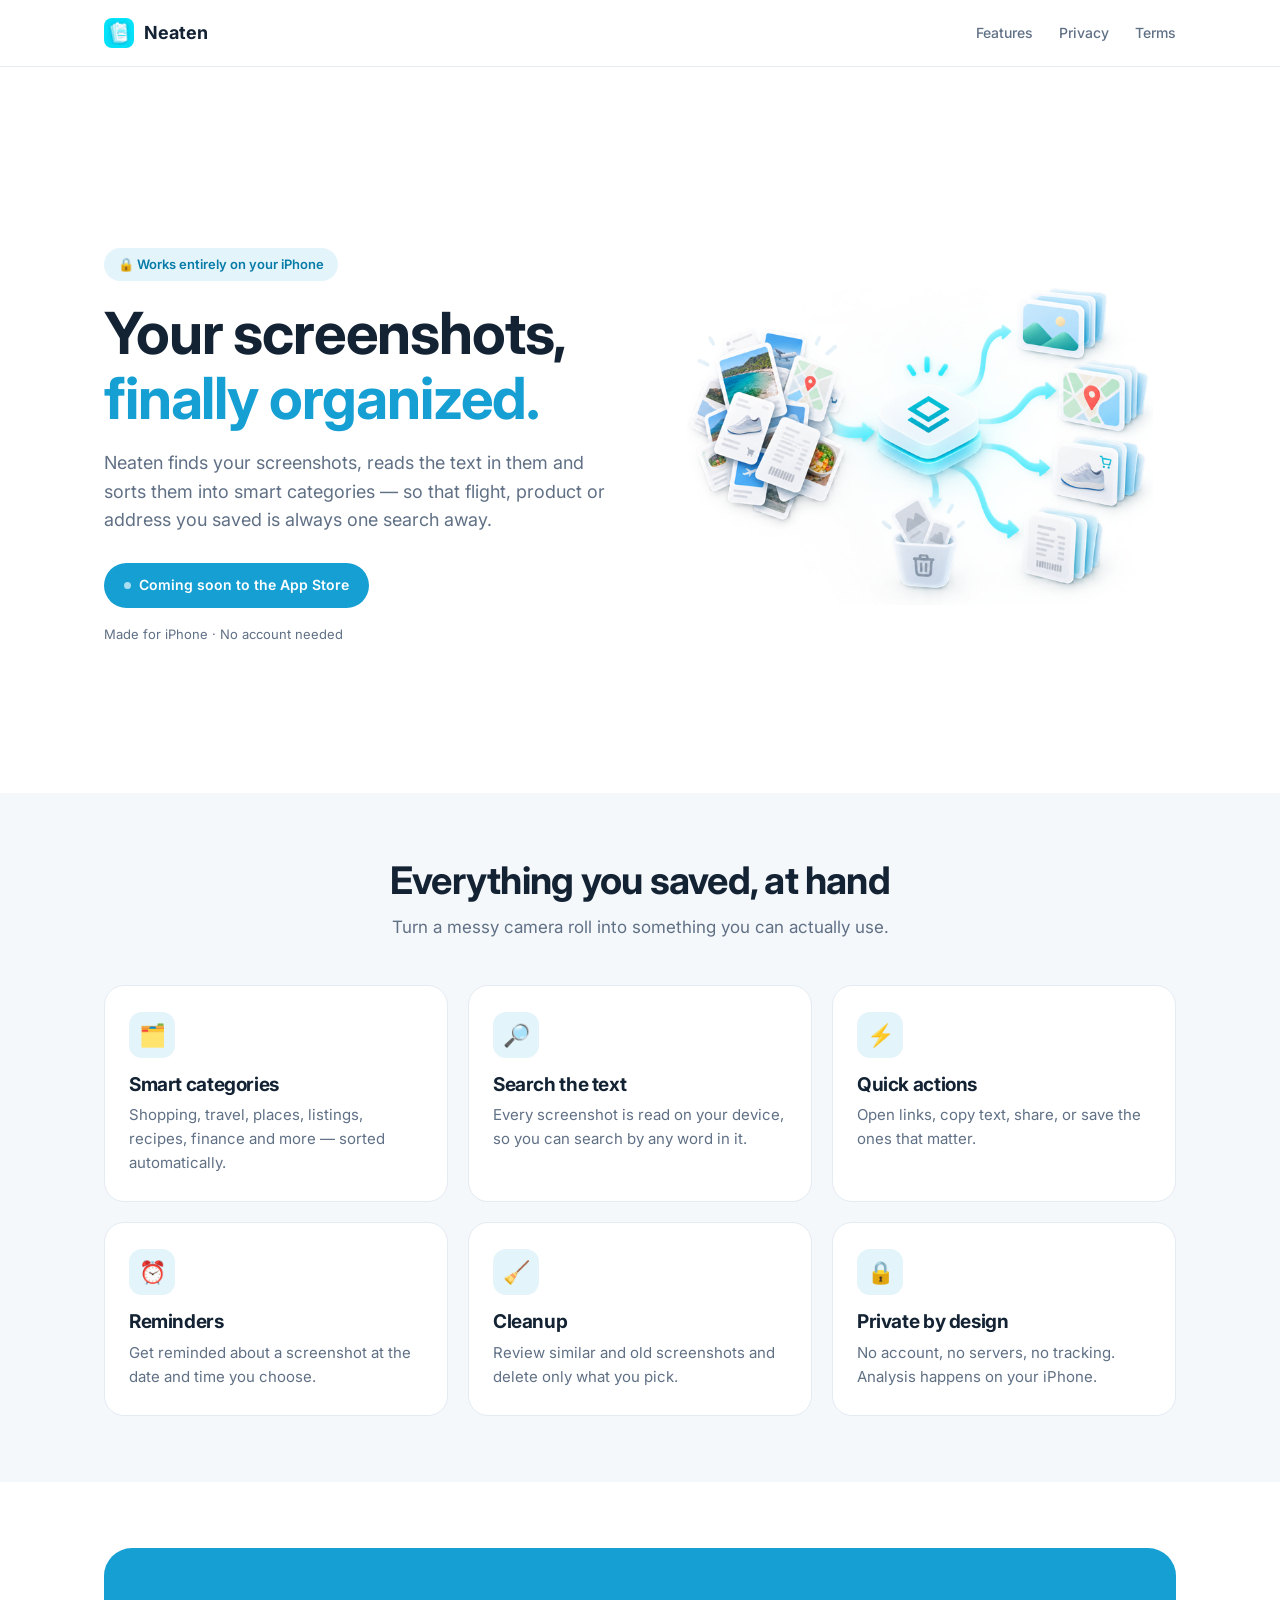
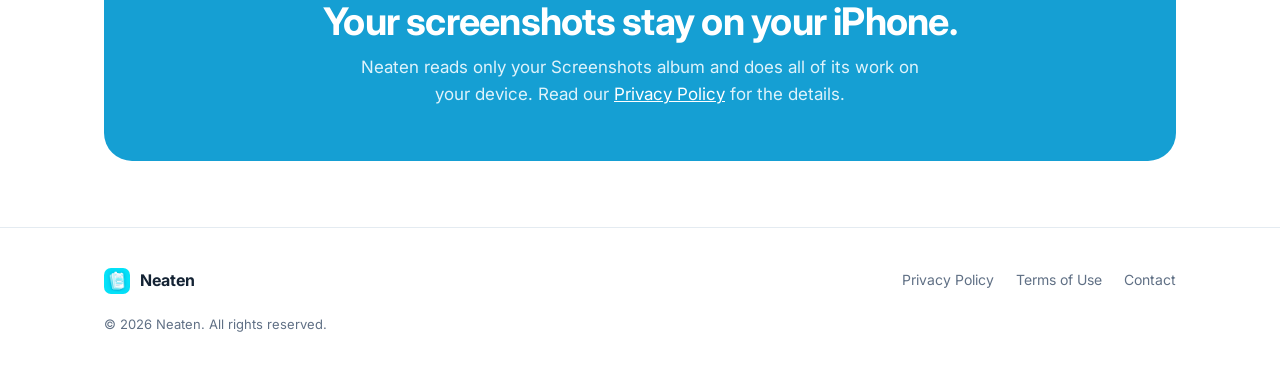
<file: index.html>
<!DOCTYPE html>
<html lang="en">
<head>
  <meta charset="UTF-8" />
  <meta name="viewport" content="width=device-width, initial-scale=1.0" />
  <title>Neaten — Your screenshots, organized</title>
  <meta name="description" content="Neaten finds your screenshots, reads them on your iPhone and sorts them into smart categories so you can find anything in seconds. Nothing leaves your device." />
  <link rel="icon" type="image/png" href="img/favicon.png" />
  <meta property="og:title" content="Neaten — Your screenshots, organized" />
  <meta property="og:description" content="Find, read and organize your screenshots — entirely on your iPhone." />
  <meta property="og:image" content="img/hero.png" />
  <link rel="preconnect" href="https://fonts.googleapis.com" />
  <link rel="preconnect" href="https://fonts.gstatic.com" crossorigin />
  <link href="https://fonts.googleapis.com/css2?family=Inter:wght@400;500;600;700&display=swap" rel="stylesheet" />
  <link rel="stylesheet" href="style.css" />
</head>
<body>
  <nav class="nav">
    <div class="wrap">
      <a class="brand" href="./"><img src="img/icon.png" alt="Neaten" /> Neaten</a>
      <div class="nav-links">
        <a class="hide-sm" href="#features">Features</a>
        <a href="privacy/">Privacy</a>
        <a href="terms/">Terms</a>
      </div>
    </div>
  </nav>

  <header class="hero">
    <div class="wrap">
      <div class="hero-copy">
        <span class="eyebrow">🔒 Works entirely on your iPhone</span>
        <h1>Your screenshots, <span class="accent">finally organized.</span></h1>
        <p class="lead">Neaten finds your screenshots, reads the text in them and sorts them into smart categories — so that flight, product or address you saved is always one search away.</p>
        <div class="hero-actions">
          <!-- Replace with the App Store link when published: https://apps.apple.com/app/id6815363048 -->
          <span class="btn"><span class="dot"></span> Coming soon to the App Store</span>
          <span class="hero-note">Made for iPhone · No account needed</span>
        </div>
      </div>
      <div class="hero-visual">
        <img src="img/hero.png" alt="Screenshots being sorted into categories" />
      </div>
    </div>
  </header>

  <section id="features" class="section-soft">
    <div class="wrap">
      <div class="section-head">
        <h2>Everything you saved, at hand</h2>
        <p>Turn a messy camera roll into something you can actually use.</p>
      </div>
      <div class="features">
        <div class="card"><div class="ico">🗂️</div><h3>Smart categories</h3><p>Shopping, travel, places, listings, recipes, finance and more — sorted automatically.</p></div>
        <div class="card"><div class="ico">🔎</div><h3>Search the text</h3><p>Every screenshot is read on your device, so you can search by any word in it.</p></div>
        <div class="card"><div class="ico">⚡️</div><h3>Quick actions</h3><p>Open links, copy text, share, or save the ones that matter.</p></div>
        <div class="card"><div class="ico">⏰</div><h3>Reminders</h3><p>Get reminded about a screenshot at the date and time you choose.</p></div>
        <div class="card"><div class="ico">🧹</div><h3>Cleanup</h3><p>Review similar and old screenshots and delete only what you pick.</p></div>
        <div class="card"><div class="ico">🔒</div><h3>Private by design</h3><p>No account, no servers, no tracking. Analysis happens on your iPhone.</p></div>
      </div>
    </div>
  </section>

  <section>
    <div class="wrap">
      <div class="privacy-band">
        <h2>Your screenshots stay on your iPhone.</h2>
        <p>Neaten reads only your Screenshots album and does all of its work on your device. Read our <a href="privacy/">Privacy Policy</a> for the details.</p>
      </div>
    </div>
  </section>

  <footer>
    <div class="wrap">
      <a class="brand" href="./"><img src="img/icon.png" alt="" /> Neaten</a>
      <div class="foot-links">
        <a href="privacy/">Privacy Policy</a>
        <a href="terms/">Terms of Use</a>
        <a href="mailto:hasanbektasdev@gmail.com">Contact</a>
      </div>
      <div class="copy">© 2026 Neaten. All rights reserved.</div>
    </div>
  </footer>
</body>
</html>
</file>
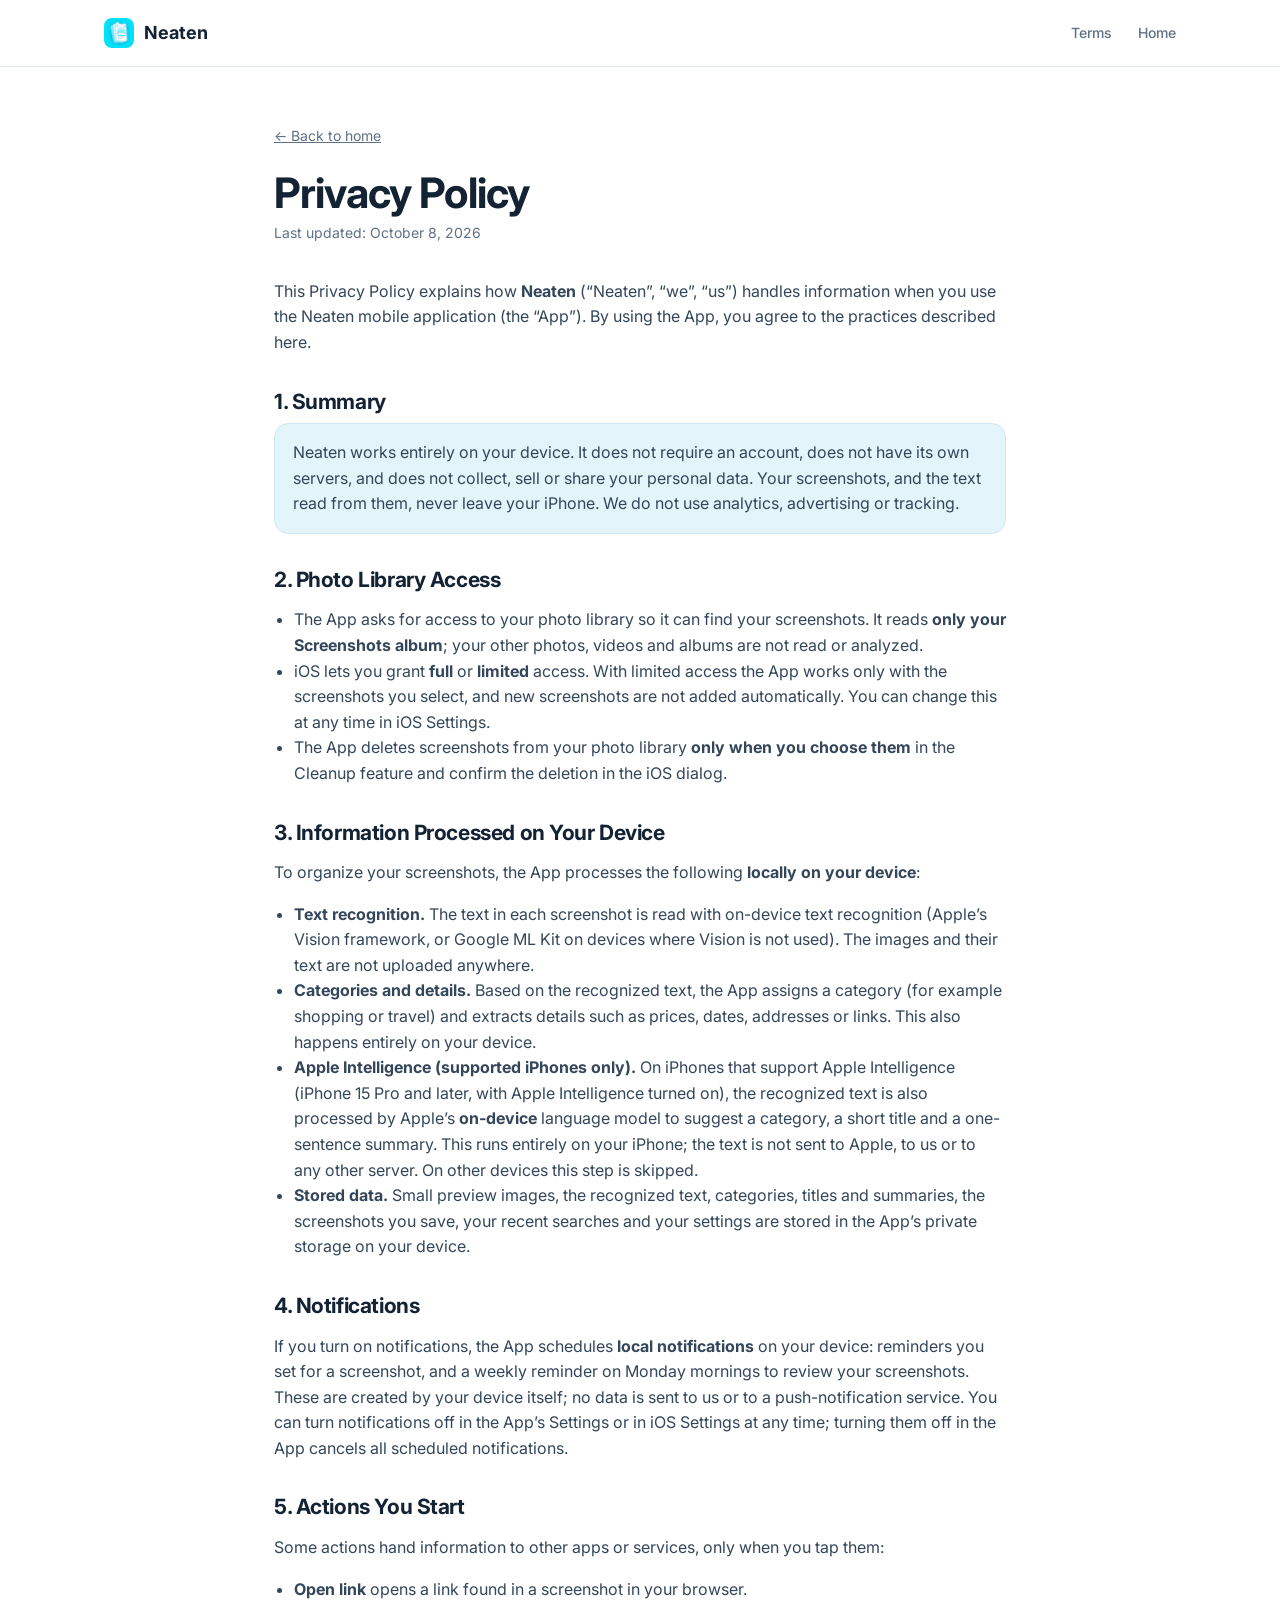
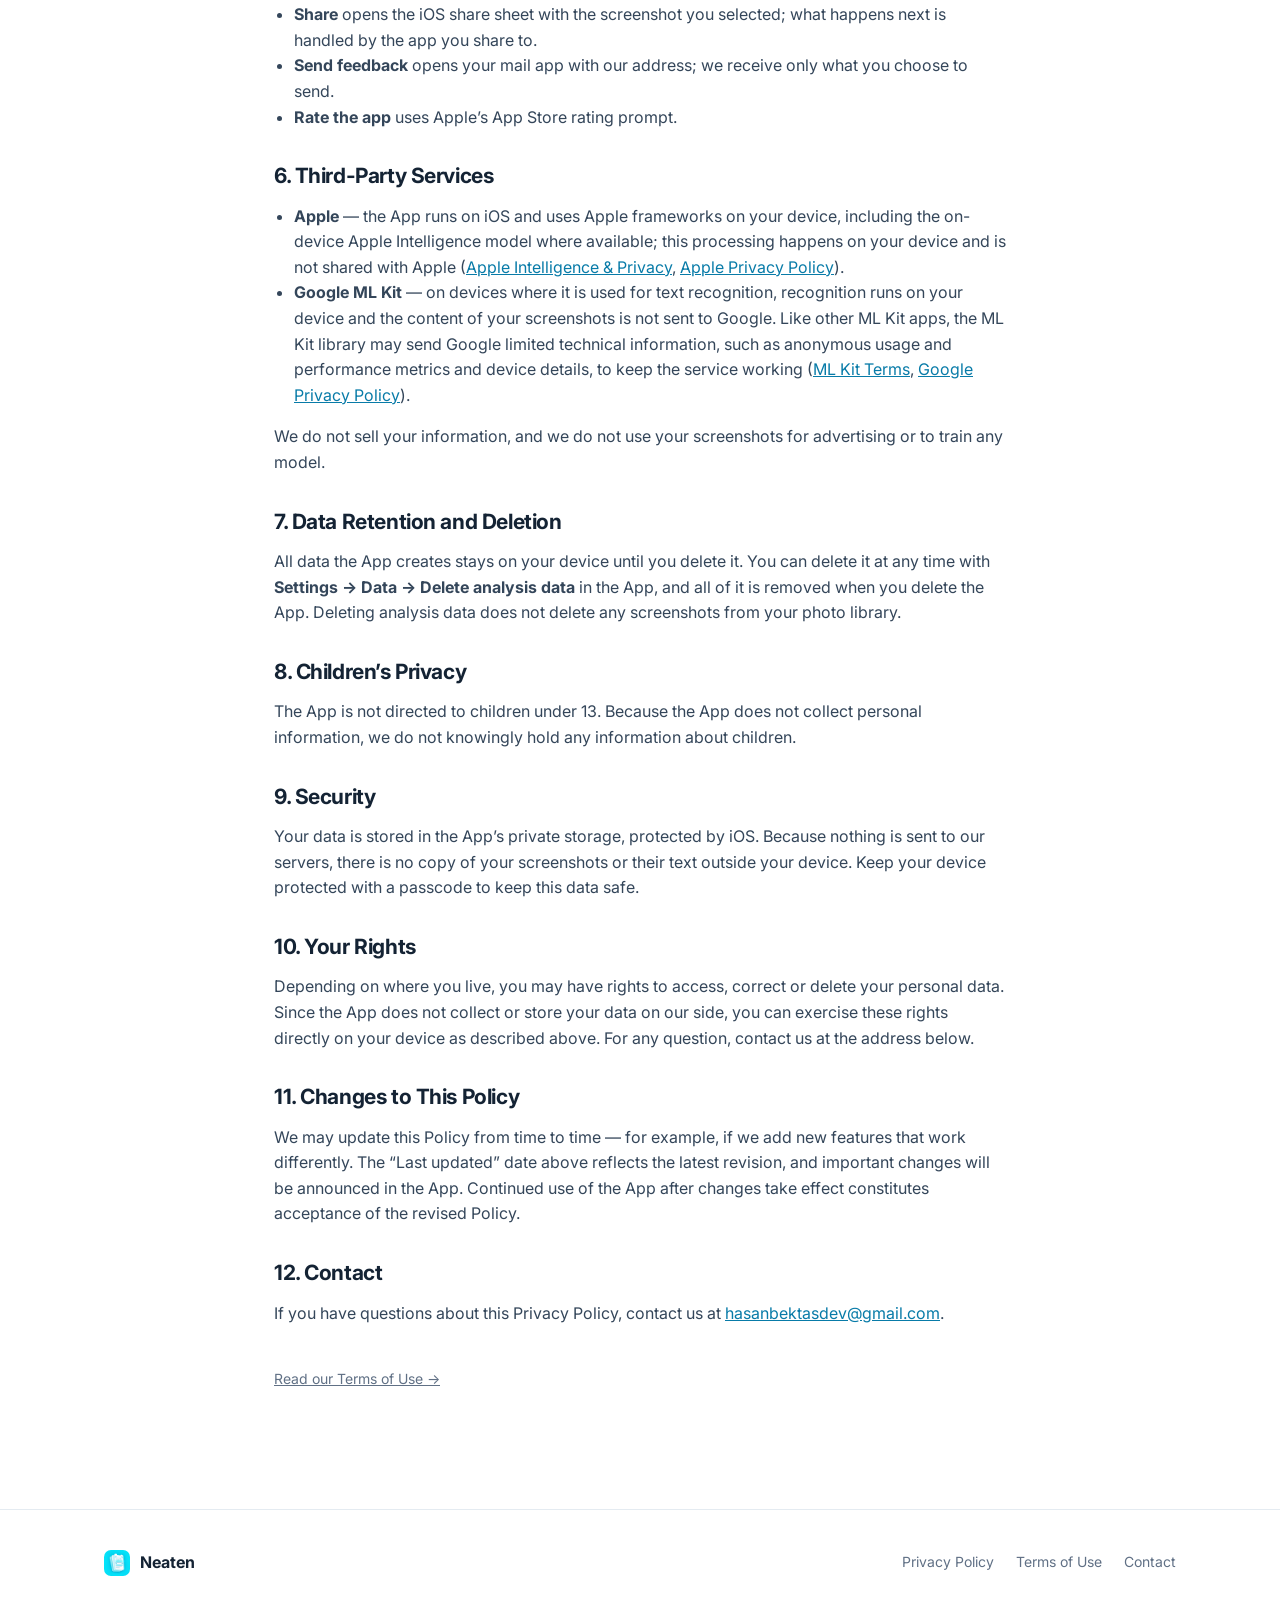
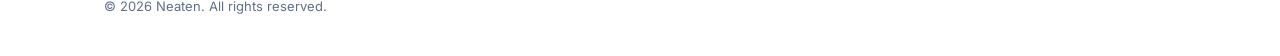
<file: privacy/index.html>
<!DOCTYPE html>
<html lang="en">
<head>
  <meta charset="UTF-8" />
  <meta name="viewport" content="width=device-width, initial-scale=1.0" />
  <title>Privacy Policy — Neaten</title>
  <meta name="description" content="Privacy Policy for the Neaten app." />
  <link rel="icon" type="image/png" href="../img/favicon.png" />
  <link rel="preconnect" href="https://fonts.googleapis.com" />
  <link rel="preconnect" href="https://fonts.gstatic.com" crossorigin />
  <link href="https://fonts.googleapis.com/css2?family=Inter:wght@400;500;600;700&display=swap" rel="stylesheet" />
  <link rel="stylesheet" href="../style.css" />
</head>
<body>
  <nav class="nav">
    <div class="wrap">
      <a class="brand" href="../"><img src="../img/icon.png" alt="Neaten" /> Neaten</a>
      <div class="nav-links">
        <a href="../terms/">Terms</a>
        <a href="../">Home</a>
      </div>
    </div>
  </nav>

  <main class="legal">
    <a class="back" href="../">← Back to home</a>
    <h1>Privacy Policy</h1>
    <p class="updated">Last updated: October 8, 2026</p>

    <p>This Privacy Policy explains how <strong>Neaten</strong> (“Neaten”, “we”, “us”) handles information when you use the Neaten mobile application (the “App”). By using the App, you agree to the practices described here.</p>

    <h2>1. Summary</h2>
    <div class="box">
      <p style="margin:0">Neaten works entirely on your device. It does not require an account, does not have its own servers, and does not collect, sell or share your personal data. Your screenshots, and the text read from them, never leave your iPhone. We do not use analytics, advertising or tracking.</p>
    </div>

    <h2>2. Photo Library Access</h2>
    <ul>
      <li>The App asks for access to your photo library so it can find your screenshots. It reads <strong>only your Screenshots album</strong>; your other photos, videos and albums are not read or analyzed.</li>
      <li>iOS lets you grant <strong>full</strong> or <strong>limited</strong> access. With limited access the App works only with the screenshots you select, and new screenshots are not added automatically. You can change this at any time in iOS Settings.</li>
      <li>The App deletes screenshots from your photo library <strong>only when you choose them</strong> in the Cleanup feature and confirm the deletion in the iOS dialog.</li>
    </ul>

    <h2>3. Information Processed on Your Device</h2>
    <p>To organize your screenshots, the App processes the following <strong>locally on your device</strong>:</p>
    <ul>
      <li><strong>Text recognition.</strong> The text in each screenshot is read with on-device text recognition (Apple’s Vision framework, or Google ML Kit on devices where Vision is not used). The images and their text are not uploaded anywhere.</li>
      <li><strong>Categories and details.</strong> Based on the recognized text, the App assigns a category (for example shopping or travel) and extracts details such as prices, dates, addresses or links. This also happens entirely on your device.</li>
      <li><strong>Apple Intelligence (supported iPhones only).</strong> On iPhones that support Apple Intelligence (iPhone 15 Pro and later, with Apple Intelligence turned on), the recognized text is also processed by Apple’s <strong>on-device</strong> language model to suggest a category, a short title and a one-sentence summary. This runs entirely on your iPhone; the text is not sent to Apple, to us or to any other server. On other devices this step is skipped.</li>
      <li><strong>Stored data.</strong> Small preview images, the recognized text, categories, titles and summaries, the screenshots you save, your recent searches and your settings are stored in the App’s private storage on your device.</li>
    </ul>

    <h2>4. Notifications</h2>
    <p>If you turn on notifications, the App schedules <strong>local notifications</strong> on your device: reminders you set for a screenshot, and a weekly reminder on Monday mornings to review your screenshots. These are created by your device itself; no data is sent to us or to a push-notification service. You can turn notifications off in the App’s Settings or in iOS Settings at any time; turning them off in the App cancels all scheduled notifications.</p>

    <h2>5. Actions You Start</h2>
    <p>Some actions hand information to other apps or services, only when you tap them:</p>
    <ul>
      <li><strong>Open link</strong> opens a link found in a screenshot in your browser.</li>
      <li><strong>Share</strong> opens the iOS share sheet with the screenshot you selected; what happens next is handled by the app you share to.</li>
      <li><strong>Send feedback</strong> opens your mail app with our address; we receive only what you choose to send.</li>
      <li><strong>Rate the app</strong> uses Apple’s App Store rating prompt.</li>
    </ul>

    <h2>6. Third-Party Services</h2>
    <ul>
      <li><strong>Apple</strong> — the App runs on iOS and uses Apple frameworks on your device, including the on-device Apple Intelligence model where available; this processing happens on your device and is not shared with Apple (<a href="https://www.apple.com/legal/privacy/data/en/intelligence-engine/" target="_blank" rel="noopener">Apple Intelligence &amp; Privacy</a>, <a href="https://www.apple.com/legal/privacy/" target="_blank" rel="noopener">Apple Privacy Policy</a>).</li>
      <li><strong>Google ML Kit</strong> — on devices where it is used for text recognition, recognition runs on your device and the content of your screenshots is not sent to Google. Like other ML Kit apps, the ML Kit library may send Google limited technical information, such as anonymous usage and performance metrics and device details, to keep the service working (<a href="https://developers.google.com/ml-kit/terms" target="_blank" rel="noopener">ML Kit Terms</a>, <a href="https://policies.google.com/privacy" target="_blank" rel="noopener">Google Privacy Policy</a>).</li>
    </ul>
    <p>We do not sell your information, and we do not use your screenshots for advertising or to train any model.</p>

    <h2>7. Data Retention and Deletion</h2>
    <p>All data the App creates stays on your device until you delete it. You can delete it at any time with <strong>Settings → Data → Delete analysis data</strong> in the App, and all of it is removed when you delete the App. Deleting analysis data does not delete any screenshots from your photo library.</p>

    <h2>8. Children’s Privacy</h2>
    <p>The App is not directed to children under 13. Because the App does not collect personal information, we do not knowingly hold any information about children.</p>

    <h2>9. Security</h2>
    <p>Your data is stored in the App’s private storage, protected by iOS. Because nothing is sent to our servers, there is no copy of your screenshots or their text outside your device. Keep your device protected with a passcode to keep this data safe.</p>

    <h2>10. Your Rights</h2>
    <p>Depending on where you live, you may have rights to access, correct or delete your personal data. Since the App does not collect or store your data on our side, you can exercise these rights directly on your device as described above. For any question, contact us at the address below.</p>

    <h2>11. Changes to This Policy</h2>
    <p>We may update this Policy from time to time — for example, if we add new features that work differently. The “Last updated” date above reflects the latest revision, and important changes will be announced in the App. Continued use of the App after changes take effect constitutes acceptance of the revised Policy.</p>

    <h2>12. Contact</h2>
    <p>If you have questions about this Privacy Policy, contact us at <a href="mailto:hasanbektasdev@gmail.com">hasanbektasdev@gmail.com</a>.</p>

    <p style="margin-top:40px"><a class="back" href="../terms/">Read our Terms of Use →</a></p>
  </main>

  <footer>
    <div class="wrap">
      <a class="brand" href="../"><img src="../img/icon.png" alt="" /> Neaten</a>
      <div class="foot-links">
        <a href="../privacy/">Privacy Policy</a>
        <a href="../terms/">Terms of Use</a>
        <a href="mailto:hasanbektasdev@gmail.com">Contact</a>
      </div>
      <div class="copy">© 2026 Neaten. All rights reserved.</div>
    </div>
  </footer>
</body>
</html>
</file>
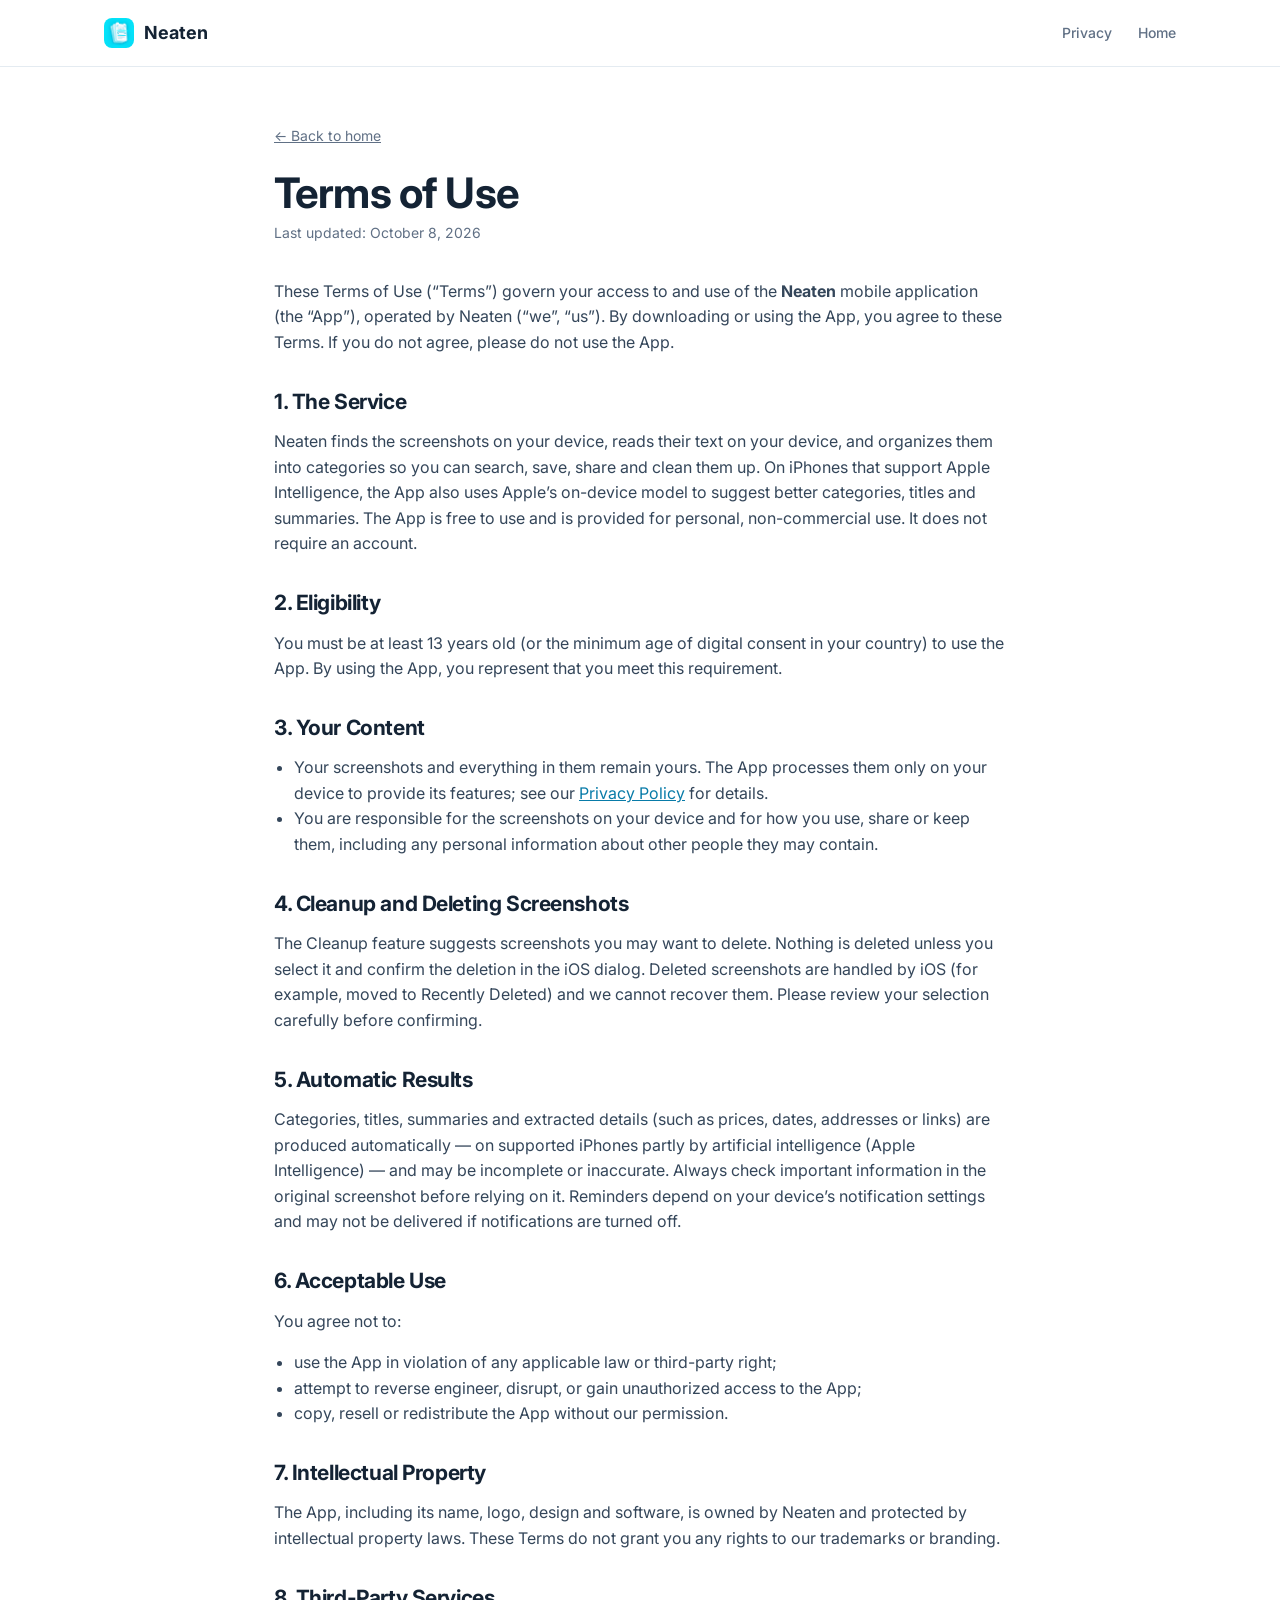
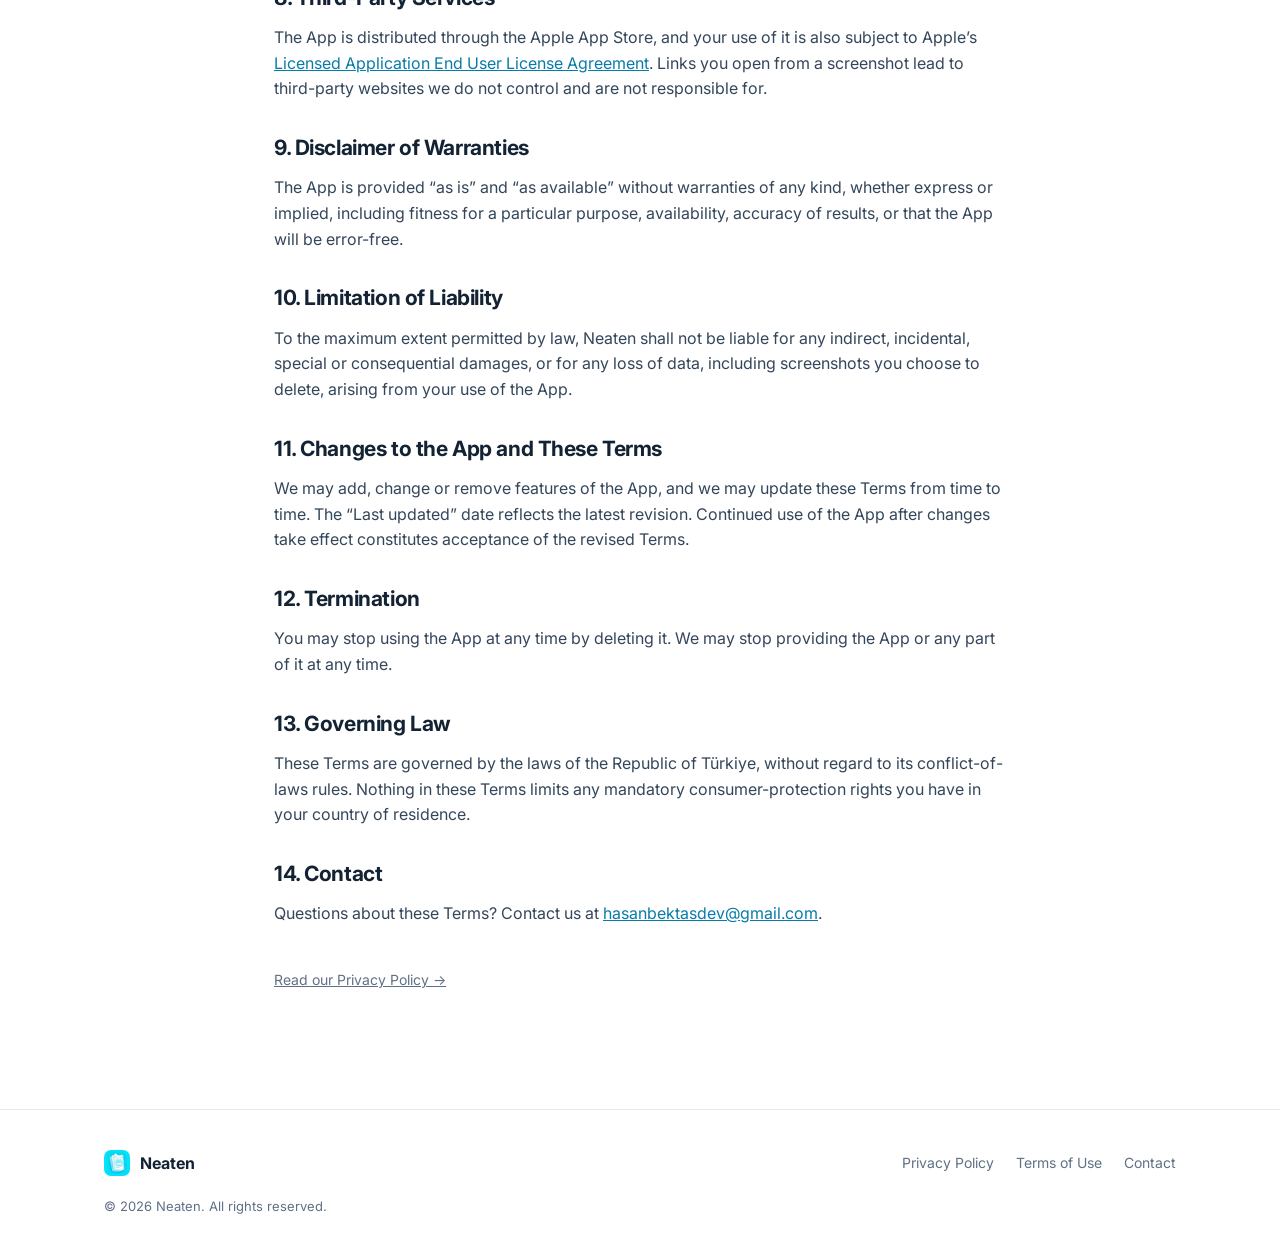
<file: terms/index.html>
<!DOCTYPE html>
<html lang="en">
<head>
  <meta charset="UTF-8" />
  <meta name="viewport" content="width=device-width, initial-scale=1.0" />
  <title>Terms of Use — Neaten</title>
  <meta name="description" content="Terms of Use for the Neaten app." />
  <link rel="icon" type="image/png" href="../img/favicon.png" />
  <link rel="preconnect" href="https://fonts.googleapis.com" />
  <link rel="preconnect" href="https://fonts.gstatic.com" crossorigin />
  <link href="https://fonts.googleapis.com/css2?family=Inter:wght@400;500;600;700&display=swap" rel="stylesheet" />
  <link rel="stylesheet" href="../style.css" />
</head>
<body>
  <nav class="nav">
    <div class="wrap">
      <a class="brand" href="../"><img src="../img/icon.png" alt="Neaten" /> Neaten</a>
      <div class="nav-links">
        <a href="../privacy/">Privacy</a>
        <a href="../">Home</a>
      </div>
    </div>
  </nav>

  <main class="legal">
    <a class="back" href="../">← Back to home</a>
    <h1>Terms of Use</h1>
    <p class="updated">Last updated: October 8, 2026</p>

    <p>These Terms of Use (“Terms”) govern your access to and use of the <strong>Neaten</strong> mobile application (the “App”), operated by Neaten (“we”, “us”). By downloading or using the App, you agree to these Terms. If you do not agree, please do not use the App.</p>

    <h2>1. The Service</h2>
    <p>Neaten finds the screenshots on your device, reads their text on your device, and organizes them into categories so you can search, save, share and clean them up. On iPhones that support Apple Intelligence, the App also uses Apple’s on-device model to suggest better categories, titles and summaries. The App is free to use and is provided for personal, non-commercial use. It does not require an account.</p>

    <h2>2. Eligibility</h2>
    <p>You must be at least 13 years old (or the minimum age of digital consent in your country) to use the App. By using the App, you represent that you meet this requirement.</p>

    <h2>3. Your Content</h2>
    <ul>
      <li>Your screenshots and everything in them remain yours. The App processes them only on your device to provide its features; see our <a href="../privacy/">Privacy Policy</a> for details.</li>
      <li>You are responsible for the screenshots on your device and for how you use, share or keep them, including any personal information about other people they may contain.</li>
    </ul>

    <h2>4. Cleanup and Deleting Screenshots</h2>
    <p>The Cleanup feature suggests screenshots you may want to delete. Nothing is deleted unless you select it and confirm the deletion in the iOS dialog. Deleted screenshots are handled by iOS (for example, moved to Recently Deleted) and we cannot recover them. Please review your selection carefully before confirming.</p>

    <h2>5. Automatic Results</h2>
    <p>Categories, titles, summaries and extracted details (such as prices, dates, addresses or links) are produced automatically — on supported iPhones partly by artificial intelligence (Apple Intelligence) — and may be incomplete or inaccurate. Always check important information in the original screenshot before relying on it. Reminders depend on your device’s notification settings and may not be delivered if notifications are turned off.</p>

    <h2>6. Acceptable Use</h2>
    <p>You agree not to:</p>
    <ul>
      <li>use the App in violation of any applicable law or third-party right;</li>
      <li>attempt to reverse engineer, disrupt, or gain unauthorized access to the App;</li>
      <li>copy, resell or redistribute the App without our permission.</li>
    </ul>

    <h2>7. Intellectual Property</h2>
    <p>The App, including its name, logo, design and software, is owned by Neaten and protected by intellectual property laws. These Terms do not grant you any rights to our trademarks or branding.</p>

    <h2>8. Third-Party Services</h2>
    <p>The App is distributed through the Apple App Store, and your use of it is also subject to Apple’s <a href="https://www.apple.com/legal/internet-services/itunes/dev/stdeula/" target="_blank" rel="noopener">Licensed Application End User License Agreement</a>. Links you open from a screenshot lead to third-party websites we do not control and are not responsible for.</p>

    <h2>9. Disclaimer of Warranties</h2>
    <p>The App is provided “as is” and “as available” without warranties of any kind, whether express or implied, including fitness for a particular purpose, availability, accuracy of results, or that the App will be error-free.</p>

    <h2>10. Limitation of Liability</h2>
    <p>To the maximum extent permitted by law, Neaten shall not be liable for any indirect, incidental, special or consequential damages, or for any loss of data, including screenshots you choose to delete, arising from your use of the App.</p>

    <h2>11. Changes to the App and These Terms</h2>
    <p>We may add, change or remove features of the App, and we may update these Terms from time to time. The “Last updated” date reflects the latest revision. Continued use of the App after changes take effect constitutes acceptance of the revised Terms.</p>

    <h2>12. Termination</h2>
    <p>You may stop using the App at any time by deleting it. We may stop providing the App or any part of it at any time.</p>

    <h2>13. Governing Law</h2>
    <p>These Terms are governed by the laws of the Republic of Türkiye, without regard to its conflict-of-laws rules. Nothing in these Terms limits any mandatory consumer-protection rights you have in your country of residence.</p>

    <h2>14. Contact</h2>
    <p>Questions about these Terms? Contact us at <a href="mailto:hasanbektasdev@gmail.com">hasanbektasdev@gmail.com</a>.</p>

    <p style="margin-top:40px"><a class="back" href="../privacy/">Read our Privacy Policy →</a></p>
  </main>

  <footer>
    <div class="wrap">
      <a class="brand" href="../"><img src="../img/icon.png" alt="" /> Neaten</a>
      <div class="foot-links">
        <a href="../privacy/">Privacy Policy</a>
        <a href="../terms/">Terms of Use</a>
        <a href="mailto:hasanbektasdev@gmail.com">Contact</a>
      </div>
      <div class="copy">© 2026 Neaten. All rights reserved.</div>
    </div>
  </footer>
</body>
</html>
</file>
<file: style.css>
/* Neaten — landing + legal pages. Clean, airy, app-blue accent, no gradients. */
:root {
  --bg: #ffffff;
  --soft-bg: #f5f8fb;      /* section background (matches the app canvas) */
  --ink: #142334;          /* deep navy ink */
  --muted: #607085;
  --blue: #159fd3;         /* app primary */
  --blue-deep: #087ba8;    /* app primary ink */
  --blue-soft: #e3f4fa;    /* chips / icon bg */
  --line: #e4ebf1;
  --radius: 20px;
  --shadow: 0 18px 50px rgba(8, 123, 168, 0.10);
  --maxw: 1120px;
}

* { box-sizing: border-box; }
html { scroll-behavior: smooth; }
body {
  margin: 0;
  font-family: "Inter", -apple-system, BlinkMacSystemFont, "Segoe UI", Roboto, sans-serif;
  color: var(--ink);
  background: var(--bg);
  line-height: 1.6;
  -webkit-font-smoothing: antialiased;
}
h1, h2, h3 { font-weight: 700; line-height: 1.12; letter-spacing: -0.02em; }
a { color: var(--blue-deep); text-decoration: none; }
img { max-width: 100%; display: block; }
.wrap { max-width: var(--maxw); margin: 0 auto; padding: 0 24px; }

/* ---- nav ---- */
.nav {
  position: sticky; top: 0; z-index: 50;
  background: rgba(255,255,255,0.85);
  backdrop-filter: saturate(160%) blur(12px);
  border-bottom: 1px solid var(--line);
}
.nav .wrap { display: flex; align-items: center; justify-content: space-between; height: 66px; }
.brand { display: flex; align-items: center; gap: 10px; font-weight: 700; color: var(--ink); font-size: 18px; }
.brand img { width: 30px; height: 30px; border-radius: 8px; }
.nav-links { display: flex; align-items: center; gap: 26px; }
.nav-links a { color: var(--muted); font-size: 14px; font-weight: 500; }
.nav-links a:hover { color: var(--ink); }
@media (max-width: 640px) { .nav-links .hide-sm { display: none; } }

/* ---- buttons ---- */
.btn {
  display: inline-flex; align-items: center; gap: 8px;
  background: var(--blue); color: #fff; font-weight: 600; font-size: 14px;
  padding: 11px 20px; border-radius: 40px; border: 0;
}
.btn .dot { width: 7px; height: 7px; border-radius: 50%; background: #a9def2; }

/* ---- hero ---- */
.hero { padding: 72px 0 40px; }
.hero .wrap { display: grid; grid-template-columns: 1fr 1fr; gap: 48px; align-items: center; }
.eyebrow {
  display: inline-flex; align-items: center; gap: 8px;
  background: var(--blue-soft); color: var(--blue-deep);
  font-size: 13px; font-weight: 600; padding: 6px 14px; border-radius: 40px; margin-bottom: 20px;
}
.hero h1 { font-size: clamp(38px, 6vw, 58px); margin: 0 0 18px; }
.hero h1 .accent { color: var(--blue); }
.hero p.lead { font-size: 18px; color: var(--muted); margin: 0 0 28px; max-width: 30em; }
.hero-actions { display: flex; align-items: center; gap: 16px; flex-wrap: wrap; }
.hero-note { font-size: 13px; color: var(--muted); }
.hero-visual img { width: 100%; max-width: 520px; margin: 0 auto; }
@media (max-width: 860px) {
  .hero .wrap { grid-template-columns: 1fr; text-align: center; }
  .hero p.lead { margin-left: auto; margin-right: auto; }
  .hero-actions { justify-content: center; }
}

/* ---- sections ---- */
section { padding: 66px 0; }
.section-soft { background: var(--soft-bg); }
.section-head { text-align: center; max-width: 620px; margin: 0 auto 44px; }
.section-head h2 { font-size: clamp(28px, 4vw, 38px); margin: 0 0 12px; }
.section-head p { color: var(--muted); font-size: 17px; margin: 0; }

.features { display: grid; grid-template-columns: repeat(3, 1fr); gap: 20px; }
@media (max-width: 860px) { .features { grid-template-columns: repeat(2, 1fr); } }
@media (max-width: 520px) { .features { grid-template-columns: 1fr; } }
.card { background: #fff; border: 1px solid var(--line); border-radius: var(--radius); padding: 26px 24px; }
.card .ico {
  width: 46px; height: 46px; border-radius: 13px; background: var(--blue-soft);
  display: flex; align-items: center; justify-content: center; font-size: 22px; margin-bottom: 16px;
}
.card h3 { font-size: 19px; margin: 0 0 8px; }
.card p { margin: 0; color: var(--muted); font-size: 15px; }

.privacy-band { background: var(--blue); color: #fff; text-align: center; border-radius: 28px; padding: 52px 28px; }
.privacy-band h2 { color: #fff; font-size: clamp(26px, 4vw, 38px); margin: 0 0 12px; }
.privacy-band p { color: #dff3fb; margin: 0 auto; font-size: 17px; max-width: 34em; }
.privacy-band a { color: #fff; text-decoration: underline; }

/* footer */
footer { border-top: 1px solid var(--line); padding: 40px 0; background: var(--bg); }
footer .wrap { display: flex; align-items: center; justify-content: space-between; gap: 20px; flex-wrap: wrap; }
footer .brand { font-size: 16px; }
footer .brand img { width: 26px; height: 26px; border-radius: 7px; }
footer .foot-links { display: flex; gap: 22px; flex-wrap: wrap; }
footer .foot-links a { color: var(--muted); font-size: 14px; }
footer .foot-links a:hover { color: var(--ink); }
footer .copy { color: var(--muted); font-size: 13px; width: 100%; }

/* ---- legal pages ---- */
.legal { max-width: 780px; margin: 0 auto; padding: 56px 24px 80px; }
.legal .back { font-size: 14px; color: var(--muted); display: inline-block; margin-bottom: 22px; }
.legal h1 { font-size: clamp(30px, 5vw, 42px); margin: 0 0 6px; }
.legal .updated { color: var(--muted); font-size: 14px; margin: 0 0 34px; }
.legal h2 { font-size: 21px; margin: 34px 0 10px; }
.legal p, .legal li { color: #34465a; font-size: 16px; }
.legal ul { padding-left: 20px; }
.legal a { color: var(--blue-deep); text-decoration: underline; }
.legal .box { background: var(--blue-soft); border: 1px solid #cfe9f4; border-radius: 14px; padding: 16px 18px; }
</file>
